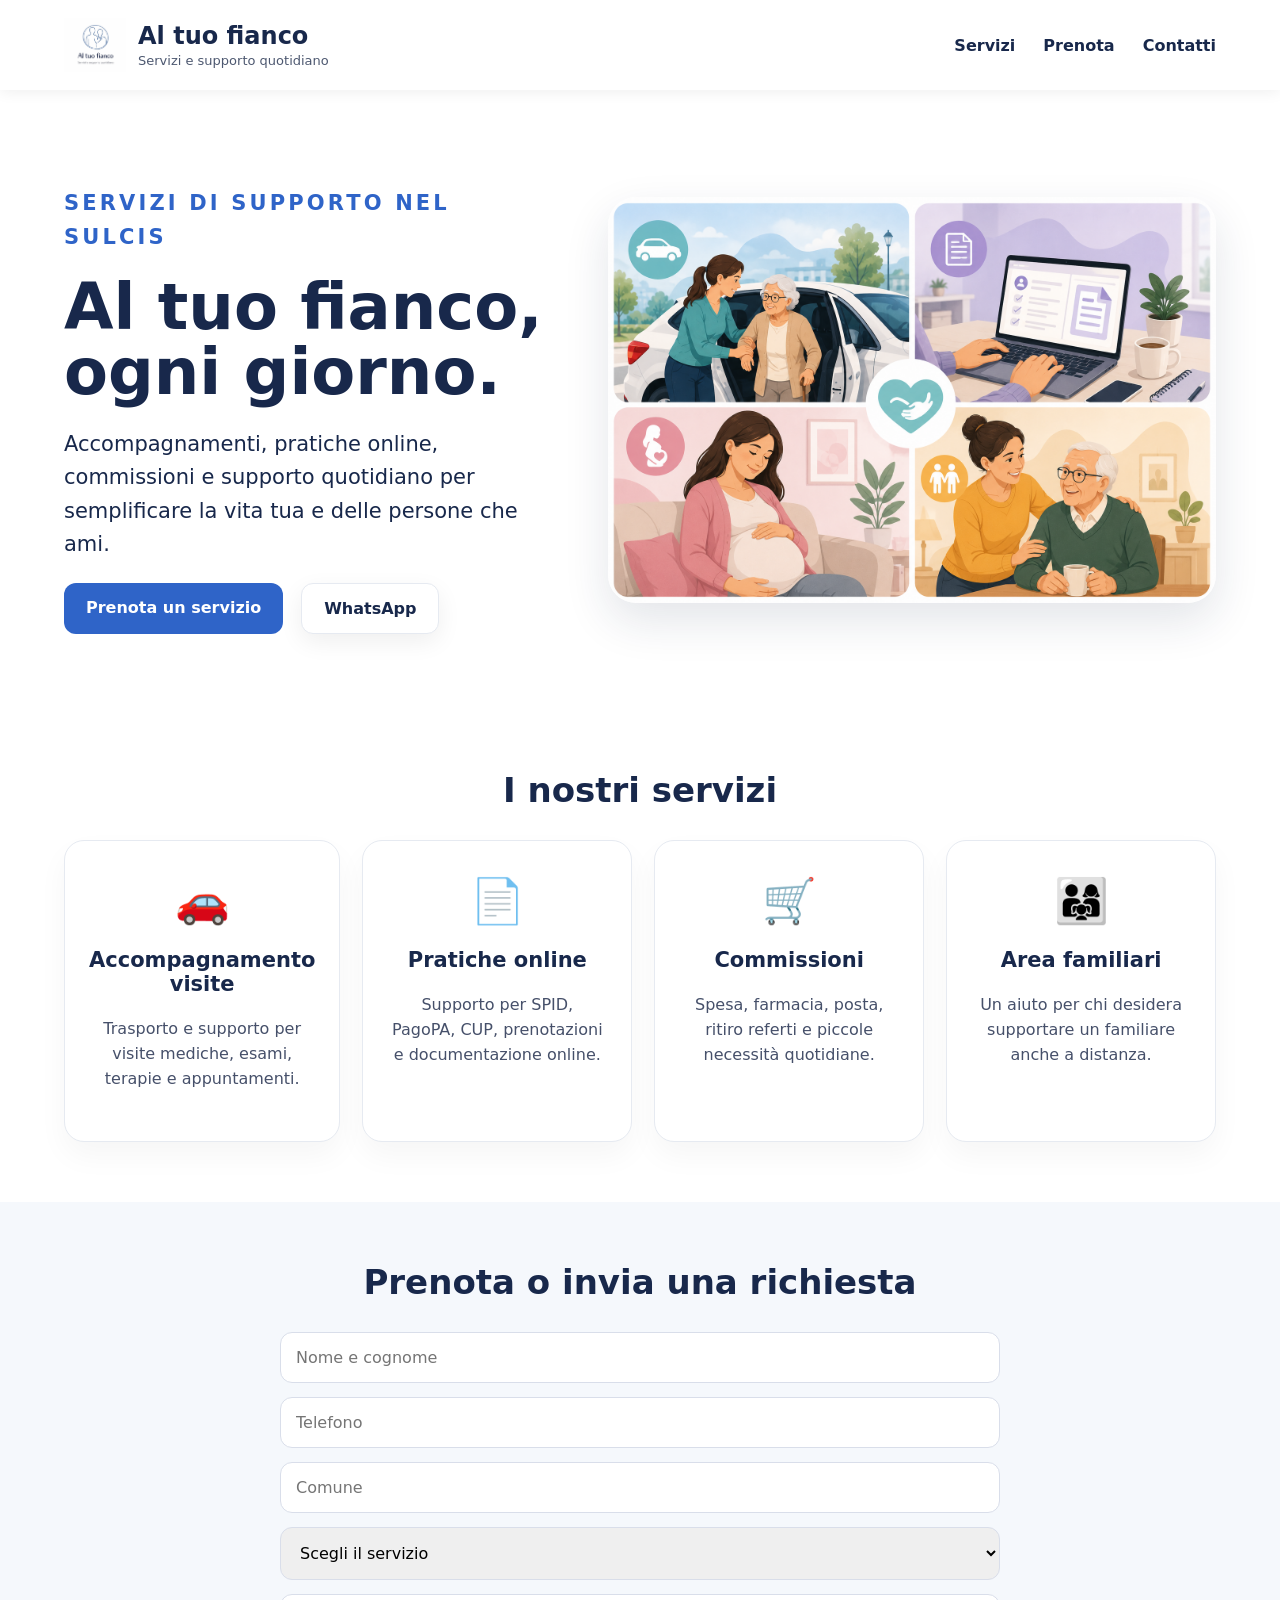
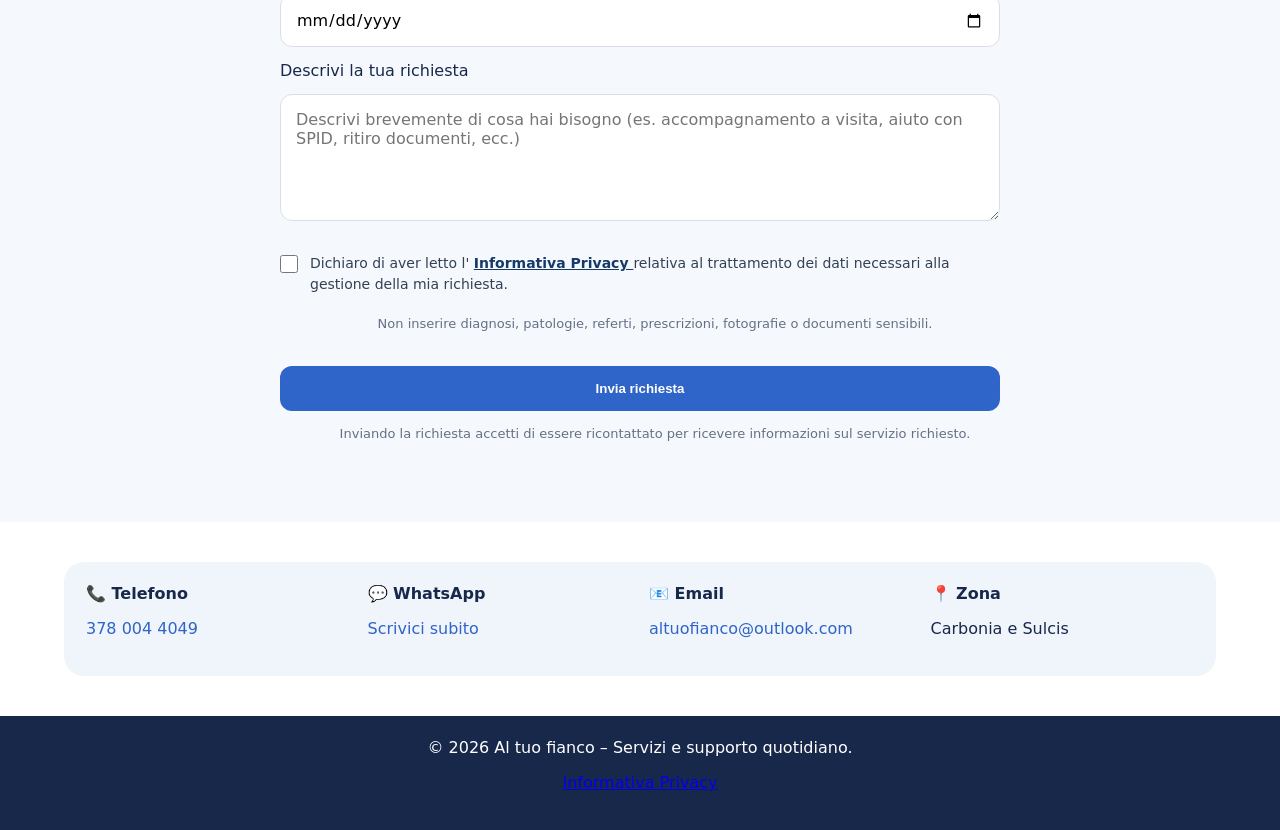
<file: index.html>
<!doctype html>
<html lang="it">
<head>
  <meta charset="utf-8" />
  <meta name="viewport" content="width=device-width, initial-scale=1" />
  <title>Al tuo fianco</title>
  <meta name="theme-color" content="#1f3f70" />
  <link rel="manifest" href="manifest.json" />
  <link rel="stylesheet" href="style.css" />
</head>
<body>
<header class="topbar">
  <div class="brand">
    <img src="logo.jpeg" alt="Al tuo fianco">
    <div>
      <b>Al tuo fianco</b>
      <span>Servizi e supporto quotidiano</span>
    </div>
  </div>
  <nav>
    <a href="#servizi">Servizi</a>
    <a href="#prenota">Prenota</a>
    <a href="#contatti">Contatti</a>
  </nav>
</header>

<section class="hero">
  <div class="hero-text">
    <p class="eyebrow">Servizi di supporto nel Sulcis</p>
    <h1>Al tuo fianco,<br>ogni giorno.</h1>
    <p>Accompagnamenti, pratiche online, commissioni e supporto quotidiano per semplificare la vita tua e delle persone che ami.</p>
    <div class="actions">
      <a class="btn" href="#prenota">Prenota un servizio</a>
      <a class="btn light" target="_blank" href="https://wa.me/393780044049?text=Ciao%2C%20vorrei%20informazioni%20su%20un%20servizio%20di%20Al%20tuo%20fianco.">WhatsApp</a>
    </div>
  </div>
  <div class="hero-visual">
    <img src="hero.png" alt="Servizi Al tuo fianco: accompagnamenti, pratiche, supporto quotidiano e assistenza">
  </div>
</section>

<section id="servizi" class="section">
  <h2>I nostri servizi</h2>
  <div class="cards">
    <article><span>🚗</span><h3>Accompagnamento visite</h3><p>Trasporto e supporto per visite mediche, esami, terapie e appuntamenti.</p></article>
    <article><span>📄</span><h3>Pratiche online</h3><p>Supporto per SPID, PagoPA, CUP, prenotazioni e documentazione online.</p></article>
    <article><span>🛒</span><h3>Commissioni</h3><p>Spesa, farmacia, posta, ritiro referti e piccole necessità quotidiane.</p></article>
    <article><span>👨‍👩‍👧</span><h3>Area familiari</h3><p>Un aiuto per chi desidera supportare un familiare anche a distanza.</p></article>
  </div>
</section>

<section id="prenota" class="section form-section">
  <h2>Prenota o invia una richiesta</h2>
  <form id="requestForm" action="https://formsubmit.co/altuofianco@outlook.com" method="POST">
   <input type="hidden" name="_subject" value="Nuova richiesta da Al tuo fianco Sulcis">
<input type="hidden" name="_captcha" value="false">
<input type="hidden" name="_template" value="table"> 
    <input name="nome" placeholder="Nome e cognome" required>
    <input name="telefono" placeholder="Telefono" required>
    <input name="comune" placeholder="Comune" required>
    <select name="servizio" required>
      <option value="">Scegli il servizio</option>
      <option>Accompagnamento visite</option>
      <option>Pratiche online</option>
      <option>Commissioni</option>
      <option>Area familiari</option>
      <option>Altro</option>
    </select>
    <input name="data" type="date">
    <label for="messaggio">Descrivi la tua richiesta</label>

<textarea
  id="messaggio"
  name="messaggio"
  rows="5"
  placeholder="Descrivi brevemente di cosa hai bisogno (es. accompagnamento a visita, aiuto con SPID, ritiro documenti, ecc.)"
  required>
</textarea>
<div class="privacy-consent">
  <input
    type="checkbox"
    id="privacy-ack"
    name="presa_visione_privacy"
    value="confermata"
    required
  >

  <label for="privacy-ack">
    Dichiaro di aver letto l'
    <a href="/privacy.html" target="_blank" rel="noopener">
      Informativa Privacy
    </a>
    relativa al trattamento dei dati necessari alla gestione della mia richiesta.
  </label>
</div>

<p class="privacy-note">
  Non inserire diagnosi, patologie, referti, prescrizioni, fotografie o documenti sensibili.
</p>
    <button type="submit">Invia richiesta </button>
    <p class="privacy-note">Inviando la richiesta accetti di essere ricontattato per ricevere informazioni sul servizio richiesto.</p>
  </form>
</section>

<section id="contatti" class="contacts">
  <div><b>📞 Telefono</b><p><a href="tel:+393780044049">378 004 4049</a></p></div>
  <div><b>💬 WhatsApp</b><p><a target="_blank" href="https://wa.me/393780044049">Scrivici subito</a></p></div>
  <div><b>📧 Email</b><p><a href="mailto:altuofianco@outlook.com">altuofianco@outlook.com</a></p></div>
  <div><b>📍 Zona</b><p>Carbonia e Sulcis</p></div>
</section>

<footer>© 2026 Al tuo fianco – Servizi e supporto quotidiano.<p>
  <a href="/privacy.html">Informativa Privacy</a>
</p></footer>
<script src="app.js"></script>
</body>
</html>
</file>
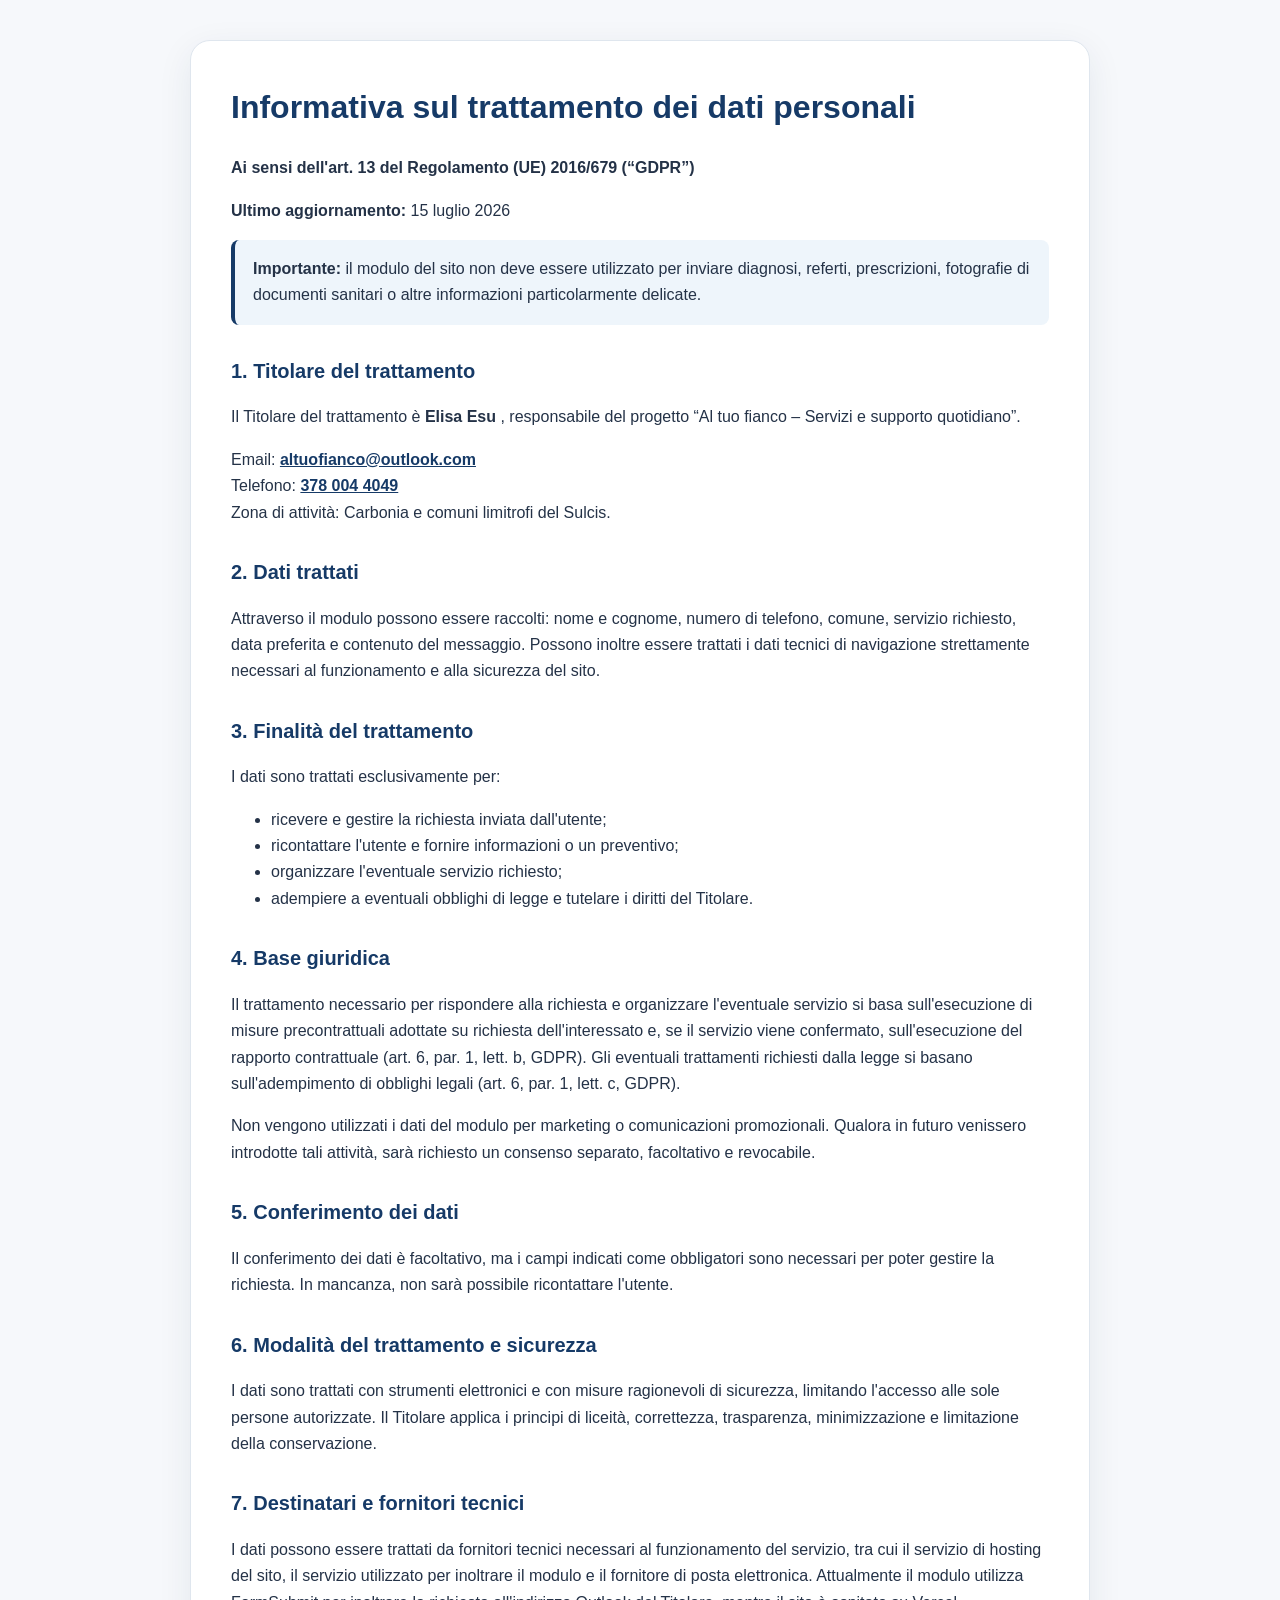
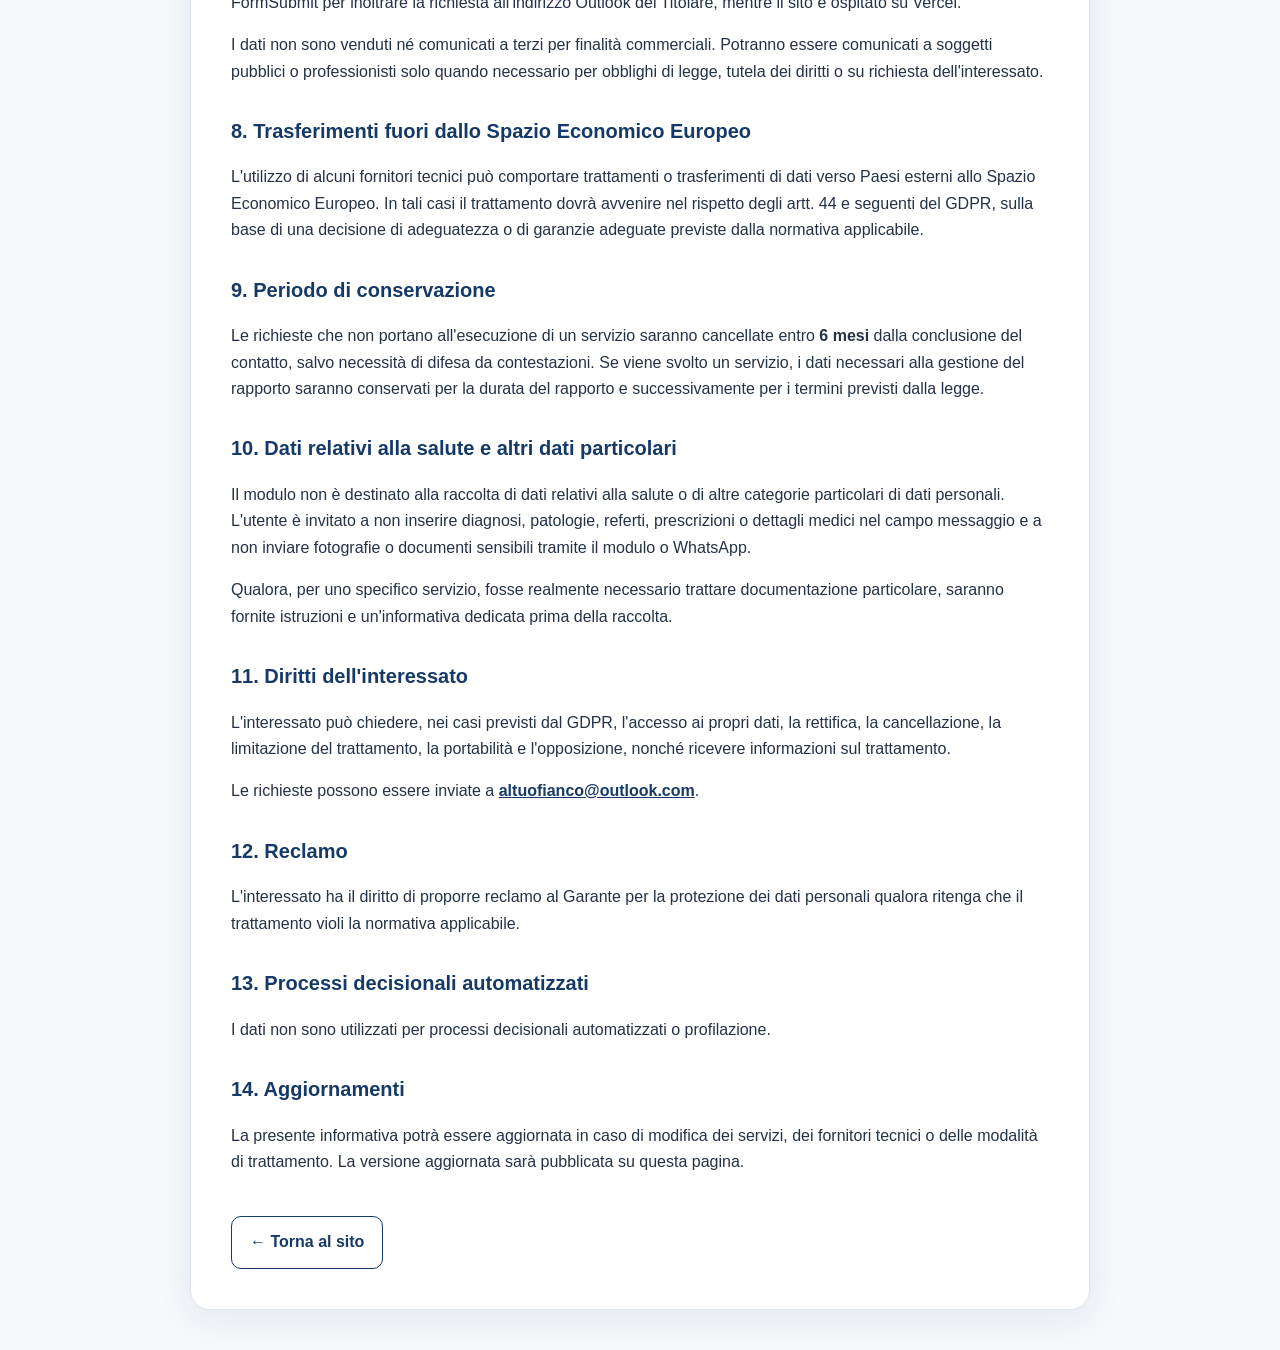
<file: privacy.html>
<!DOCTYPE html>
<html lang="it">
<head>
  <meta charset="UTF-8">
  <meta name="viewport" content="width=device-width, initial-scale=1.0">
  <title>Informativa Privacy | Al tuo fianco</title>
  <meta name="robots" content="index,follow">
  <style>
    :root{
      --blu:#163a67;
      --testo:#243247;
      --sfondo:#f6f8fb;
      --bianco:#ffffff;
      --bordo:#dfe6ee;
    }
    *{box-sizing:border-box}
    body{
      margin:0;
      font-family:Arial,Helvetica,sans-serif;
      background:var(--sfondo);
      color:var(--testo);
      line-height:1.65;
    }
    main{
      width:min(900px,92%);
      margin:40px auto;
      background:var(--bianco);
      padding:40px;
      border:1px solid var(--bordo);
      border-radius:20px;
      box-shadow:0 10px 35px rgba(20,45,75,.08);
    }
    h1,h2{color:var(--blu)}
    h1{margin-top:0}
    h2{margin-top:30px;font-size:1.25rem}
    a{color:var(--blu);font-weight:700}
    .notice{
      padding:16px 18px;
      background:#eef5fb;
      border-left:4px solid var(--blu);
      border-radius:8px;
    }
    .back{
      display:inline-block;
      margin-top:25px;
      padding:12px 18px;
      text-decoration:none;
      border:1px solid var(--blu);
      border-radius:10px;
    }
    @media(max-width:600px){
      main{padding:24px;margin:20px auto}
    }
  </style>
</head>
<body>
<main>
  <h1>Informativa sul trattamento dei dati personali</h1>
  <p><strong>Ai sensi dell'art. 13 del Regolamento (UE) 2016/679 (“GDPR”)</strong></p>
  <p><strong>Ultimo aggiornamento:</strong> 15 luglio 2026 </p>

  <div class="notice">
    <strong>Importante:</strong> il modulo del sito non deve essere utilizzato per inviare diagnosi,
    referti, prescrizioni, fotografie di documenti sanitari o altre informazioni particolarmente delicate.
  </div>

  <h2>1. Titolare del trattamento</h2>
  <p>
    Il Titolare del trattamento è <strong> Elisa Esu </strong>,
    responsabile del progetto “Al tuo fianco – Servizi e supporto quotidiano”.
  </p>
  <p>
    Email: <a href="mailto:altuofianco@outlook.com">altuofianco@outlook.com</a><br>
    Telefono: <a href="tel:+393780044049">378 004 4049</a><br>
    Zona di attività: Carbonia e comuni limitrofi del Sulcis.
  </p>

  <h2>2. Dati trattati</h2>
  <p>
    Attraverso il modulo possono essere raccolti: nome e cognome, numero di telefono,
    comune, servizio richiesto, data preferita e contenuto del messaggio.
    Possono inoltre essere trattati i dati tecnici di navigazione strettamente necessari
    al funzionamento e alla sicurezza del sito.
  </p>

  <h2>3. Finalità del trattamento</h2>
  <p>I dati sono trattati esclusivamente per:</p>
  <ul>
    <li>ricevere e gestire la richiesta inviata dall'utente;</li>
    <li>ricontattare l'utente e fornire informazioni o un preventivo;</li>
    <li>organizzare l'eventuale servizio richiesto;</li>
    <li>adempiere a eventuali obblighi di legge e tutelare i diritti del Titolare.</li>
  </ul>

  <h2>4. Base giuridica</h2>
  <p>
    Il trattamento necessario per rispondere alla richiesta e organizzare l'eventuale servizio
    si basa sull'esecuzione di misure precontrattuali adottate su richiesta dell'interessato
    e, se il servizio viene confermato, sull'esecuzione del rapporto contrattuale
    (art. 6, par. 1, lett. b, GDPR). Gli eventuali trattamenti richiesti dalla legge
    si basano sull'adempimento di obblighi legali (art. 6, par. 1, lett. c, GDPR).
  </p>
  <p>
    Non vengono utilizzati i dati del modulo per marketing o comunicazioni promozionali.
    Qualora in futuro venissero introdotte tali attività, sarà richiesto un consenso separato,
    facoltativo e revocabile.
  </p>

  <h2>5. Conferimento dei dati</h2>
  <p>
    Il conferimento dei dati è facoltativo, ma i campi indicati come obbligatori sono necessari
    per poter gestire la richiesta. In mancanza, non sarà possibile ricontattare l'utente.
  </p>

  <h2>6. Modalità del trattamento e sicurezza</h2>
  <p>
    I dati sono trattati con strumenti elettronici e con misure ragionevoli di sicurezza,
    limitando l'accesso alle sole persone autorizzate. Il Titolare applica i principi di
    liceità, correttezza, trasparenza, minimizzazione e limitazione della conservazione.
  </p>

  <h2>7. Destinatari e fornitori tecnici</h2>
  <p>
    I dati possono essere trattati da fornitori tecnici necessari al funzionamento del servizio,
    tra cui il servizio di hosting del sito, il servizio utilizzato per inoltrare il modulo
    e il fornitore di posta elettronica. Attualmente il modulo utilizza FormSubmit per inoltrare
    la richiesta all'indirizzo Outlook del Titolare, mentre il sito è ospitato su Vercel.
  </p>
  <p>
    I dati non sono venduti né comunicati a terzi per finalità commerciali.
    Potranno essere comunicati a soggetti pubblici o professionisti solo quando necessario
    per obblighi di legge, tutela dei diritti o su richiesta dell'interessato.
  </p>

  <h2>8. Trasferimenti fuori dallo Spazio Economico Europeo</h2>
  <p>
    L'utilizzo di alcuni fornitori tecnici può comportare trattamenti o trasferimenti di dati
    verso Paesi esterni allo Spazio Economico Europeo. In tali casi il trattamento dovrà avvenire
    nel rispetto degli artt. 44 e seguenti del GDPR, sulla base di una decisione di adeguatezza
    o di garanzie adeguate previste dalla normativa applicabile.
  </p>

  <h2>9. Periodo di conservazione</h2>
  <p>
    Le richieste che non portano all'esecuzione di un servizio saranno cancellate entro
    <strong>6 mesi</strong> dalla conclusione del contatto, salvo necessità di difesa da contestazioni.
    Se viene svolto un servizio, i dati necessari alla gestione del rapporto saranno conservati
    per la durata del rapporto e successivamente per i termini previsti dalla legge.
  </p>

  <h2>10. Dati relativi alla salute e altri dati particolari</h2>
  <p>
    Il modulo non è destinato alla raccolta di dati relativi alla salute o di altre categorie
    particolari di dati personali. L'utente è invitato a non inserire diagnosi, patologie,
    referti, prescrizioni o dettagli medici nel campo messaggio e a non inviare fotografie
    o documenti sensibili tramite il modulo o WhatsApp.
  </p>
  <p>
    Qualora, per uno specifico servizio, fosse realmente necessario trattare documentazione
    particolare, saranno fornite istruzioni e un'informativa dedicata prima della raccolta.
  </p>

  <h2>11. Diritti dell'interessato</h2>
  <p>
    L'interessato può chiedere, nei casi previsti dal GDPR, l'accesso ai propri dati,
    la rettifica, la cancellazione, la limitazione del trattamento, la portabilità e
    l'opposizione, nonché ricevere informazioni sul trattamento.
  </p>
  <p>
    Le richieste possono essere inviate a
    <a href="mailto:altuofianco@outlook.com">altuofianco@outlook.com</a>.
  </p>

  <h2>12. Reclamo</h2>
  <p>
    L'interessato ha il diritto di proporre reclamo al Garante per la protezione dei dati personali
    qualora ritenga che il trattamento violi la normativa applicabile.
  </p>

  <h2>13. Processi decisionali automatizzati</h2>
  <p>
    I dati non sono utilizzati per processi decisionali automatizzati o profilazione.
  </p>

  <h2>14. Aggiornamenti</h2>
  <p>
    La presente informativa potrà essere aggiornata in caso di modifica dei servizi,
    dei fornitori tecnici o delle modalità di trattamento. La versione aggiornata sarà
    pubblicata su questa pagina.
  </p>

  <a class="back" href="/">← Torna al sito</a>
</main>
</body>
</html>
</file>
<file: style.css>
:root{
  --blue:#18284b;
  --accent:#2f64c8;
  --soft:#f5f8fc;
  --green:#1b8f6a;
}

*{box-sizing:border-box}

html{scroll-behavior:smooth}

body{
  margin:0;
  font-family:system-ui,-apple-system,Segoe UI,Roboto,Arial,sans-serif;
  color:var(--blue);
  background:white;
}

.topbar{
  position:sticky;
  top:0;
  background:white;
  z-index:20;
  display:flex;
  align-items:center;
  justify-content:space-between;
  padding:14px 5%;
  box-shadow:0 2px 14px #0001;
}

.brand{
  display:flex;
  gap:12px;
  align-items:center;
}

.brand img{
  width:62px;
  height:62px;
  object-fit:contain;
}

.brand b{
  font-size:24px;
  display:block;
}

.brand span{
  font-size:13px;
  color:#4d5870;
}

nav{
  display:flex;
  gap:28px;
}

nav a{
  color:var(--blue);
  text-decoration:none;
  font-weight:700;
}

.hero{
  min-height:620px;
  display:grid;
  grid-template-columns:minmax(320px,0.9fr) minmax(420px,1.1fr);
  gap:46px;
  align-items:center;
  padding:70px 5%;
  background:#fff;
}

.hero-text{max-width:620px}

.eyebrow{
  text-transform:uppercase;
  letter-spacing:.15em;
  font-weight:800;
  color:#2f64c8;
}

h1{
  font-size:64px;
  line-height:1.02;
  margin:10px 0 22px;
}

h2{
  text-align:center;
  font-size:34px;
  margin:0 0 30px;
}

.hero p{
  font-size:21px;
  line-height:1.6;
}

.actions{
  display:flex;
  gap:18px;
  flex-wrap:wrap;
}

.btn,button{
  background:var(--accent);
  color:white;
  padding:15px 22px;
  border-radius:12px;
  text-decoration:none;
  border:0;
  font-weight:800;
  cursor:pointer;
}

.btn.light{
  background:white;
  color:var(--blue);
  box-shadow:0 8px 24px #0001;
  border:1px solid #e6eaf1;
}

.hero-visual{
  width:100%;
  border-radius:28px;
  overflow:hidden;
  box-shadow:0 18px 45px rgba(24,40,75,.12);
}

.hero-visual img{
  width:100%;
  display:block;
}

.section{padding:60px 5%}

.cards{
  display:grid;
  grid-template-columns:repeat(4,1fr);
  gap:22px;
}

.cards article{
  background:white;
  border:1px solid #e6eaf1;
  border-radius:20px;
  padding:34px 24px;
  text-align:center;
  box-shadow:0 14px 30px #0000000a;
}

.cards span{font-size:44px}
.cards h3{font-size:21px}
.cards p{line-height:1.55;color:#46506a}

.form-section{background:var(--soft)}

form{
  max-width:720px;
  margin:auto;
  display:grid;
  gap:14px;
}

input,select,textarea{
  width:100%;
  padding:15px;
  border:1px solid #d9deea;
  border-radius:12px;
  font:inherit;
}

textarea{min-height:120px}

.privacy-note{
  margin:0;
  color:#667085;
  font-size:14px;
  text-align:center;
}

.contacts{
  margin:40px 5%;
  background:#f0f5fb;
  border-radius:20px;
  padding:22px;
  display:grid;
  grid-template-columns:repeat(4,1fr);
  gap:18px;
}

.contacts a{
  color:var(--accent);
  text-decoration:none;
}

footer{
  text-align:center;
  background:var(--blue);
  color:white;
  padding:22px;
}

@media(max-width:1000px){
  .hero{
    grid-template-columns:1fr;
    padding:44px 6%;
  }
  .hero-text{max-width:100%}
  h1{font-size:50px}
  .cards{grid-template-columns:repeat(2,1fr)}
}

@media(max-width:800px){
  .topbar{align-items:flex-start}
  .brand b{font-size:19px}
  nav{display:none}
  h1{font-size:44px}
  .hero p{font-size:18px}
  .cards,.contacts{grid-template-columns:1fr}
}

.privacy-consent {
  display: grid;
  grid-template-columns: 20px 1fr;
  gap: 10px;
  align-items: start;
  margin: 18px 0 6px;
}

.privacy-consent input {
  width: 18px;
  height: 18px;
  margin: 2px 0 0;
  cursor: pointer;
}

.privacy-consent label {
  display: block;
  margin: 0;
  font-size: 14px;
  line-height: 1.5;
  color: #334155;
  cursor: pointer;
}

.privacy-consent a {
  color: #163a67;
  font-weight: 700;
  text-decoration: underline;
}

.privacy-note {
  margin: 0 0 18px 30px;
  font-size: 13px;
  line-height: 1.45;
  color: #667085;
}
</file>
